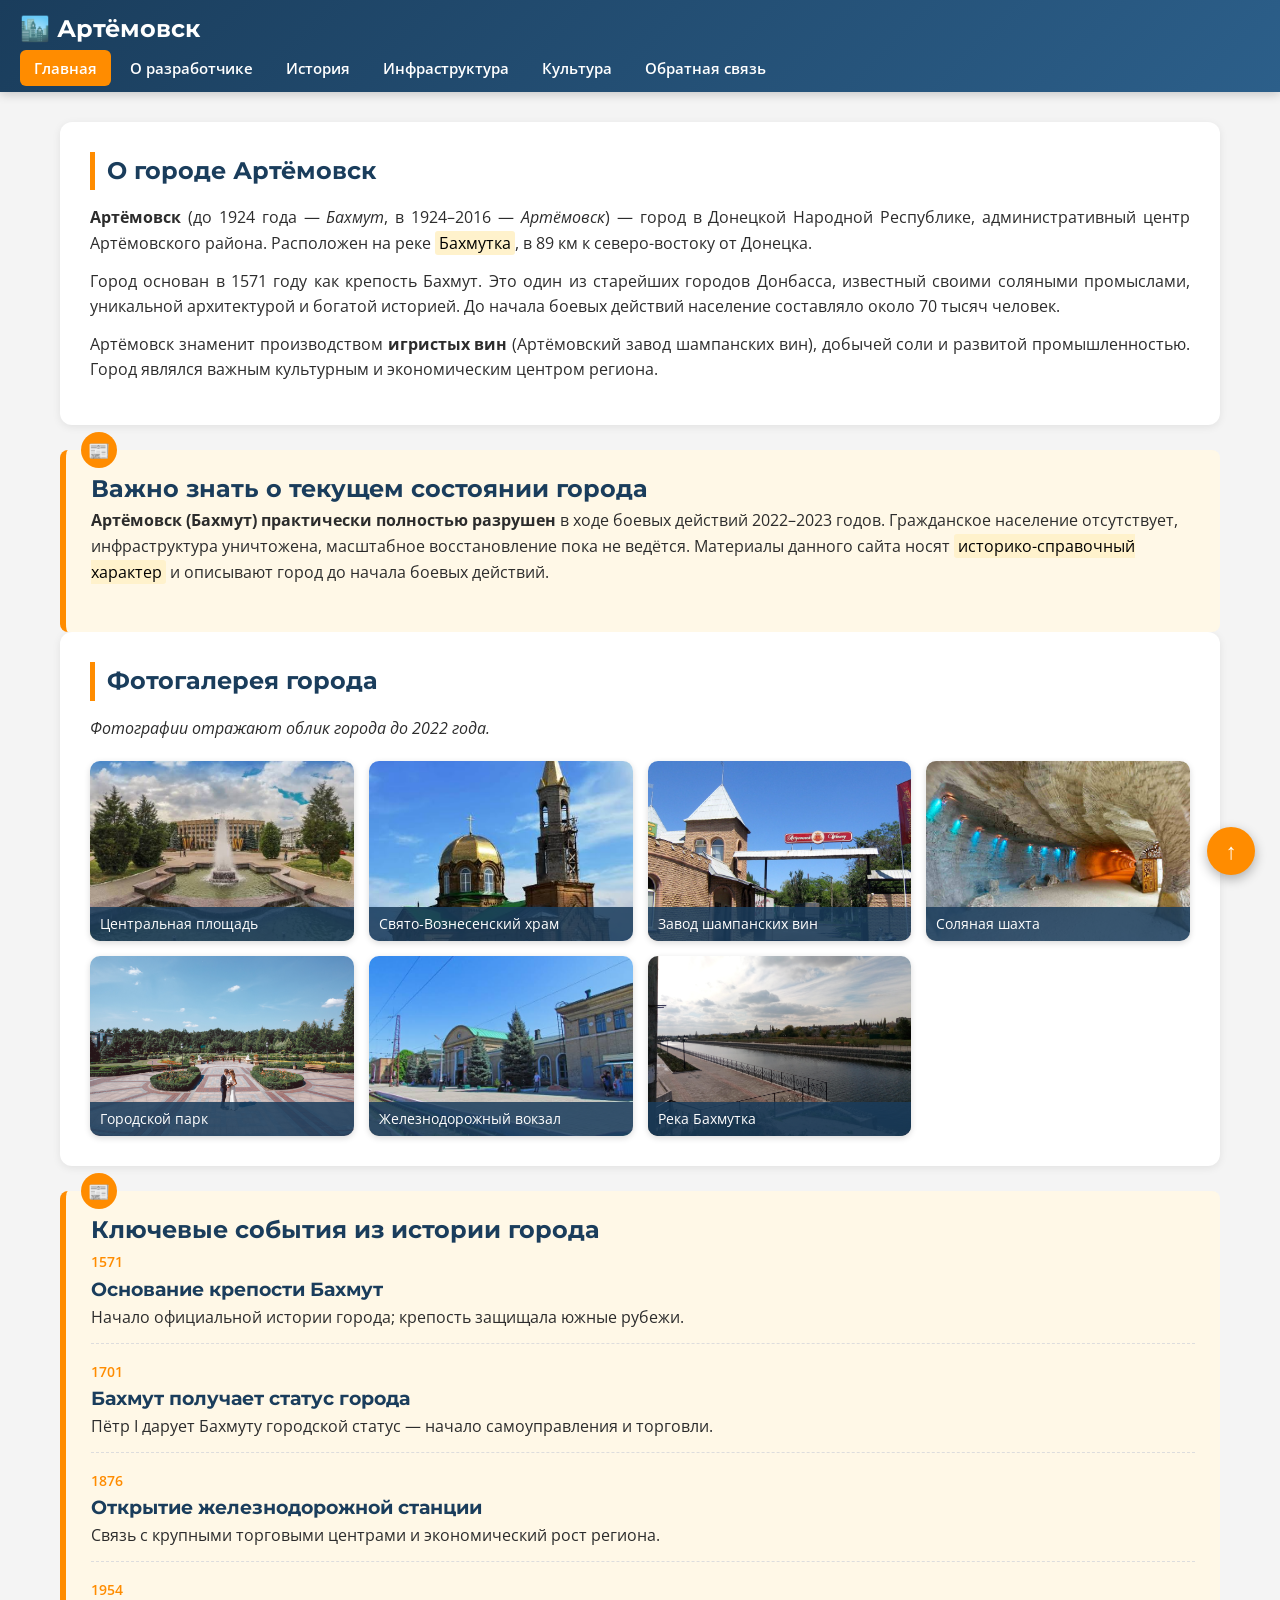
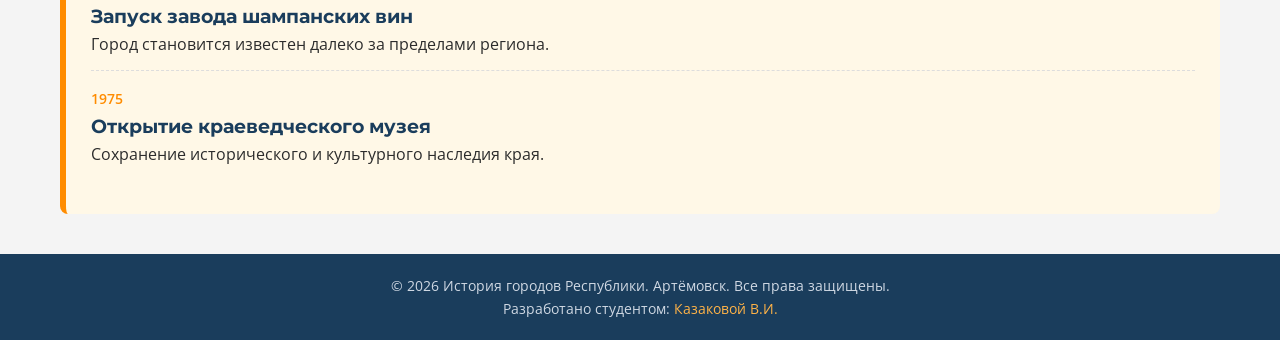
<file: artemovsk/index.html>
<!DOCTYPE html>
<html lang="ru">
<head>
    <meta charset="UTF-8">
    <meta name="viewport" content="width=device-width, initial-scale=1.0">
    <meta name="description" content="Артёмовск (Бахмут) — город в Донецкой Народной Республике. История, культура, инфраструктура.">
    <title>Артёмовск — Главная</title>
    <link rel="stylesheet" href="css/style.css">
</head>
<body>

<header class="site-header">
    <h1>🏙️ Артёмовск</h1>
    <nav class="main-nav">
        <ul>
            <li><a href="index.html" class="current">Главная</a></li>
            <li><a href="about.html">О разработчике</a></li>
            <li><a href="history.html">История</a></li>
            <li><a href="infrastructure.html">Инфраструктура</a></li>
            <li><a href="culture.html">Культура</a></li>
            <li><a href="contact.html">Обратная связь</a></li>
        </ul>
    </nav>
</header>

<main>
    <section>
        <h2>О городе Артёмовск</h2>
        <p>
            <strong>Артёмовск</strong> (до 1924 года — <em>Бахмут</em>, в 1924–2016 — <em>Артёмовск</em>) —
            город в Донецкой Народной Республике, административный центр Артёмовского района.
            Расположен на реке <mark>Бахмутка</mark>, в 89 км к северо-востоку от Донецка.
        </p>
        <p>
            Город основан в <time datetime="1571">1571 году</time> как крепость Бахмут.
            Это один из старейших городов Донбасса, известный своими соляными промыслами,
            уникальной архитектурой и богатой историей. До начала боевых действий
            население составляло около 70 тысяч человек.
        </p>
        <p>
            Артёмовск знаменит производством <strong>игристых вин</strong> (Артёмовский завод шампанских вин),
            добычей соли и развитой промышленностью. Город являлся важным культурным
            и экономическим центром региона.
        </p>
    </section>

    <aside class="news-aside">
        <h2>Важно знать о текущем состоянии города</h2>
        <article>
            <p>
                <strong>Артёмовск (Бахмут) практически полностью разрушен</strong> в ходе
                боевых действий 2022–2023 годов. Гражданское население отсутствует,
                инфраструктура уничтожена, масштабное восстановление пока не ведётся.
                Материалы данного сайта носят <mark>историко-справочный характер</mark>
                и описывают город до начала боевых действий.
            </p>
        </article>
    </aside>

    <section>
        <h2>Фотогалерея города</h2>
        <p><em>Фотографии отражают облик города до 2022 года.</em></p>
        <div class="gallery">
            <figure>
                <img src="img/city1.jpg" alt="Центральная площадь Артёмовска">
                <figcaption>Центральная площадь</figcaption>
            </figure>
            <figure>
                <img src="img/city2.jpg" alt="Свято-Вознесенский храм">
                <figcaption>Свято-Вознесенский храм</figcaption>
            </figure>
            <figure>
                <img src="img/city3.jpg" alt="Артёмовский завод шампанских вин">
                <figcaption>Завод шампанских вин</figcaption>
            </figure>
            <figure>
                <img src="img/city4.jpg" alt="Соляная шахта">
                <figcaption>Соляная шахта</figcaption>
            </figure>
            <figure>
                <img src="img/city5.jpg" alt="Городской парк">
                <figcaption>Городской парк</figcaption>
            </figure>
            <figure>
                <img src="img/city6.jpg" alt="Железнодорожный вокзал">
                <figcaption>Железнодорожный вокзал</figcaption>
            </figure>
            <figure>
                <img src="img/city7.jpg" alt="Река Бахмутка">
                <figcaption>Река Бахмутка</figcaption>
            </figure>
        </div>
    </section>

    <aside class="news-aside">
        <h2>Ключевые события из истории города</h2>
        <article>
            <time datetime="1571">1571</time>
            <h3>Основание крепости Бахмут</h3>
            <p>Начало официальной истории города; крепость защищала южные рубежи.</p>
        </article>
        <article>
            <time datetime="1701">1701</time>
            <h3>Бахмут получает статус города</h3>
            <p>Пётр I дарует Бахмуту городской статус — начало самоуправления и торговли.</p>
        </article>
        <article>
            <time datetime="1876">1876</time>
            <h3>Открытие железнодорожной станции</h3>
            <p>Связь с крупными торговыми центрами и экономический рост региона.</p>
        </article>
        <article>
            <time datetime="1954">1954</time>
            <h3>Запуск завода шампанских вин</h3>
            <p>Город становится известен далеко за пределами региона.</p>
        </article>
        <article>
            <time datetime="1975">1975</time>
            <h3>Открытие краеведческого музея</h3>
            <p>Сохранение исторического и культурного наследия края.</p>
        </article>
    </aside>
</main>

<footer class="site-footer">
    <p>&copy; 2026 История городов Республики. Артёмовск. Все права защищены.</p>
    <p>Разработано студентом: <a href="about.html">Казаковой В.И.</a></p>
</footer>

<a href="#" class="to-top" title="Наверх">↑</a>

</body>
</html>
</file>
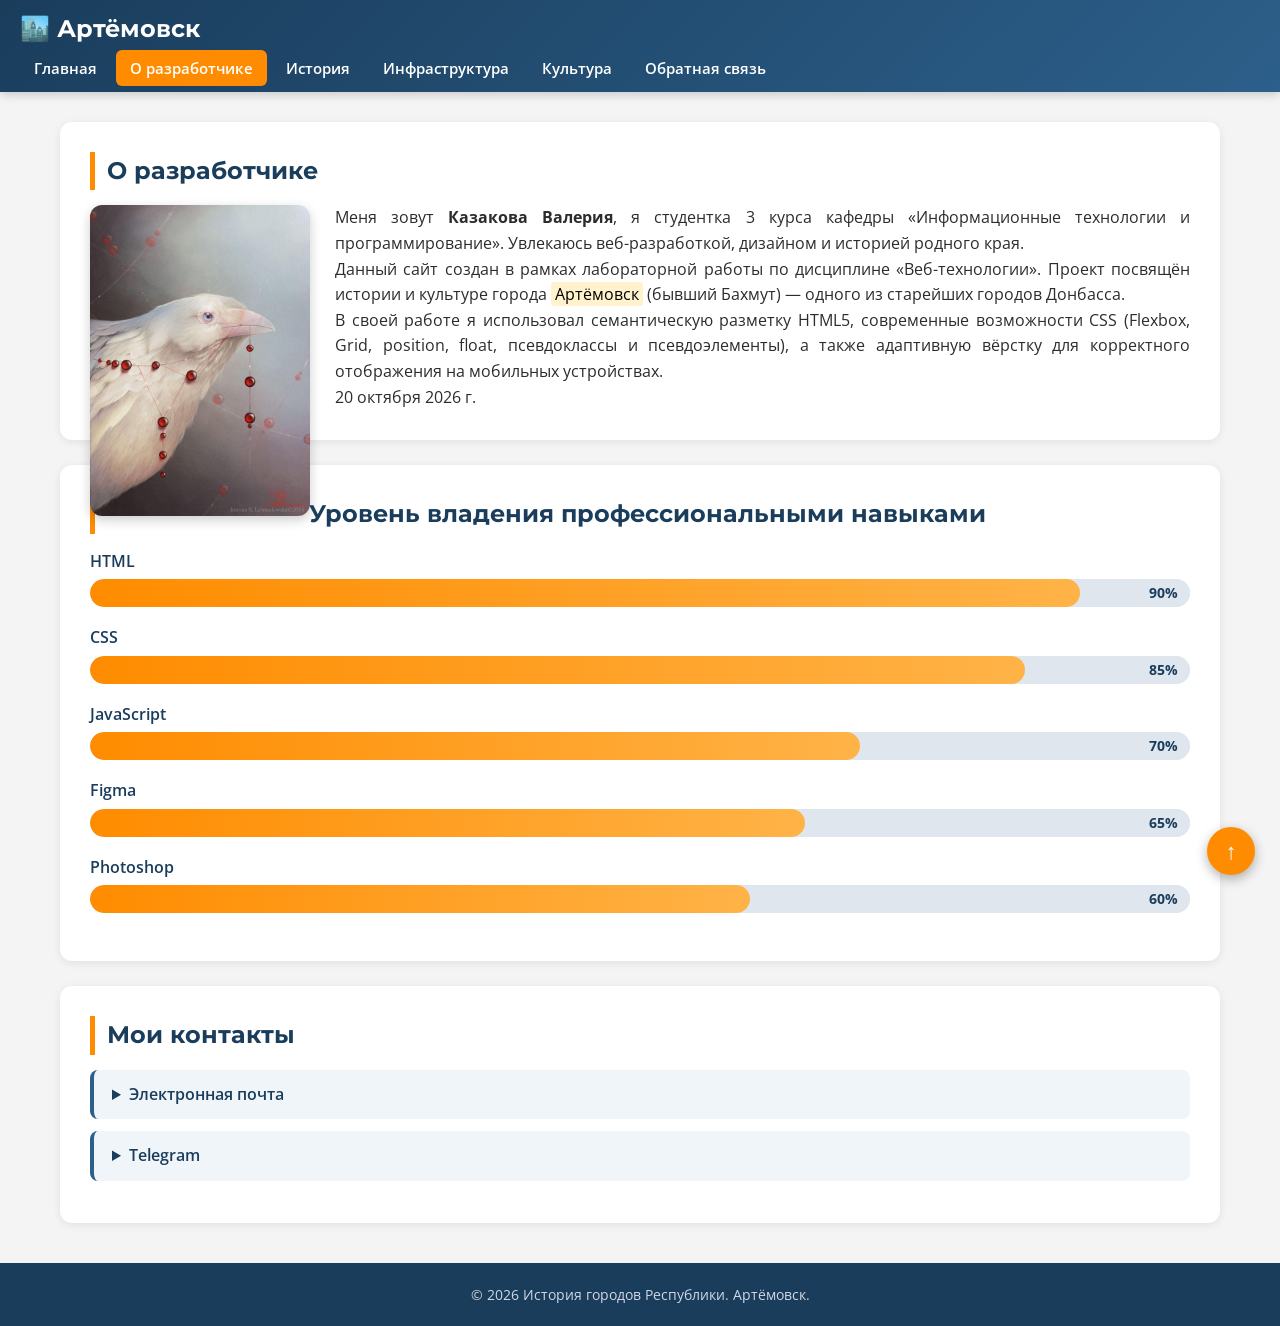
<file: artemovsk/about.html>
<!DOCTYPE html>
<html lang="ru">
<head>
    <meta charset="UTF-8">
    <meta name="viewport" content="width=device-width, initial-scale=1.0">
    <title>О разработчике — Артёмовск</title>
    <link rel="stylesheet" href="css/style.css">
</head>
<body>

<header class="site-header">
    <h1>🏙️ Артёмовск</h1>
    <nav class="main-nav">
        <ul>
            <li><a href="index.html">Главная</a></li>
            <li><a href="about.html" class="current">О разработчике</a></li>
            <li><a href="history.html">История</a></li>
            <li><a href="infrastructure.html">Инфраструктура</a></li>
            <li><a href="culture.html">Культура</a></li>
            <li><a href="contact.html">Обратная связь</a></li>
        </ul>
    </nav>
</header>

<main>
    <section>
        <h2>О разработчике</h2>
        <img src="img/developer.jpg" alt="Фотография разработчика" class="dev-photo">
        <div class="bio-text">
            <p>
                Меня зовут <strong>Казакова Валерия</strong>, я студентка 3 курса кафедры
                «Информационные технологии и программирование». Увлекаюсь веб-разработкой,
                дизайном и историей родного края.
            </p>
            <p>
                Данный сайт создан в рамках лабораторной работы по дисциплине
                «Веб-технологии». Проект посвящён истории и культуре города
                <mark>Артёмовск</mark> (бывший Бахмут) — одного из старейших городов Донбасса.
            </p>
            <p>
                В своей работе я использовал семантическую разметку HTML5, современные
                возможности CSS (Flexbox, Grid, position, float, псевдоклассы и псевдоэлементы),
                а также адаптивную вёрстку для корректного отображения на мобильных устройствах.
            </p>
            <p>
                <time datetime="2026-10-20">20 октября 2026 г.</time>
            </p>
        </div>
    </section>

    <section class="skills">
        <h2>Уровень владения профессиональными навыками</h2>

        <div class="skill-row">
            <label for="html">HTML</label>
            <div class="skill-bar">
                <progress id="html" max="100" value="90">90%</progress>
                <span class="percent">90%</span>
            </div>
        </div>

        <div class="skill-row">
            <label for="css">CSS</label>
            <div class="skill-bar">
                <progress id="css" max="100" value="85">85%</progress>
                <span class="percent">85%</span>
            </div>
        </div>

        <div class="skill-row">
            <label for="js">JavaScript</label>
            <div class="skill-bar">
                <progress id="js" max="100" value="70">70%</progress>
                <span class="percent">70%</span>
            </div>
        </div>

        <div class="skill-row">
            <label for="figma">Figma</label>
            <div class="skill-bar">
                <progress id="figma" max="100" value="65">65%</progress>
                <span class="percent">65%</span>
            </div>
        </div>

        <div class="skill-row">
            <label for="photoshop">Photoshop</label>
            <div class="skill-bar">
                <progress id="photoshop" max="100" value="60">60%</progress>
                <span class="percent">60%</span>
            </div>
        </div>
    </section>

    <section>
        <h2>Мои контакты</h2>
        <details>
            <summary>Электронная почта</summary>
            <p>valerialazakova2503@yandex.ru</p>
        </details>
        <details>
            <summary>Telegram</summary>
            <p>@MrsLaufeyson</p>
        </details>
    </section>
</main>

<footer class="site-footer">
    <p>&copy; 2026 История городов Республики. Артёмовск.</p>
</footer>

<a href="#" class="to-top" title="Наверх">↑</a>

</body>
</html>
</file>
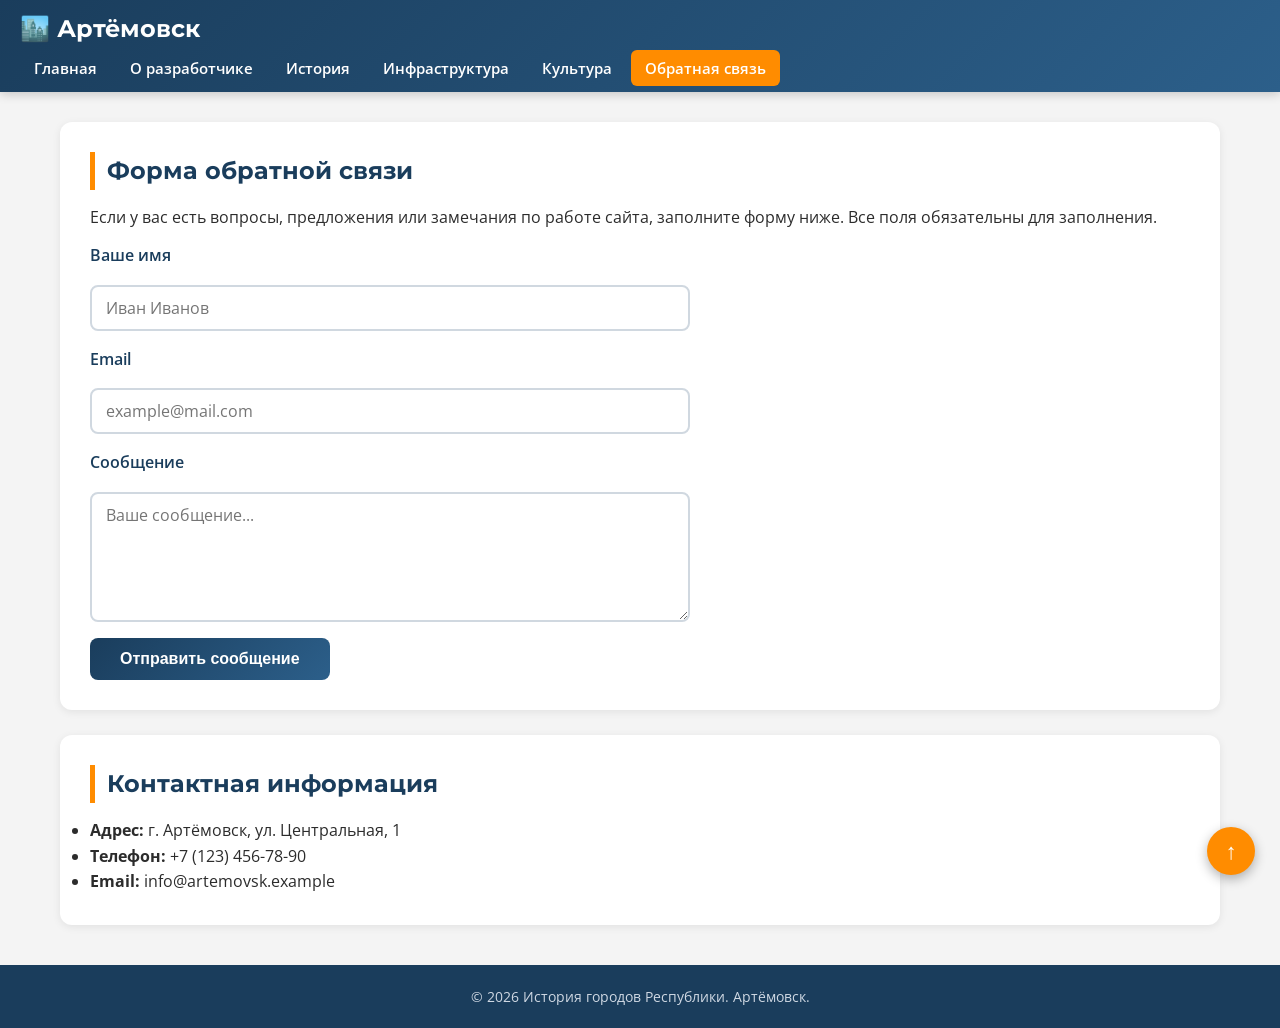
<file: artemovsk/contact.html>
<!DOCTYPE html>
<html lang="ru">
<head>
    <meta charset="UTF-8">
    <meta name="viewport" content="width=device-width, initial-scale=1.0">
    <title>Обратная связь — Артёмовск</title>
    <link rel="stylesheet" href="css/style.css">
</head>
<body>

<header class="site-header">
    <h1>🏙️ Артёмовск</h1>
    <nav class="main-nav">
        <ul>
            <li><a href="index.html">Главная</a></li>
            <li><a href="about.html">О разработчике</a></li>
            <li><a href="history.html">История</a></li>
            <li><a href="infrastructure.html">Инфраструктура</a></li>
            <li><a href="culture.html">Культура</a></li>
            <li><a href="contact.html" class="current">Обратная связь</a></li>
        </ul>
    </nav>
</header>

<main>
    <section>
        <h2>Форма обратной связи</h2>
        <p>
            Если у вас есть вопросы, предложения или замечания по работе сайта,
            заполните форму ниже. Все поля обязательны для заполнения.
        </p>

        <form class="contact-form" action="#" method="post" novalidate>
            <label for="name">Ваше имя</label>
            <input
                type="text"
                id="name"
                name="name"
                placeholder="Иван Иванов"
                required
                minlength="2"
                maxlength="50"
                pattern="[А-Яа-яЁёA-Za-z\s\-]{2,50}"
                title="Введите имя (только буквы, пробелы и дефис, от 2 до 50 символов)">

            <label for="email">Email</label>
            <input
                type="email"
                id="email"
                name="email"
                placeholder="example@mail.com"
                required
                title="Введите корректный адрес электронной почты">

            <label for="message">Сообщение</label>
            <textarea
                id="message"
                name="message"
                placeholder="Ваше сообщение..."
                required
                minlength="10"
                maxlength="1000"
                title="Введите сообщение (от 10 до 1000 символов)"></textarea>

            <button type="submit">Отправить сообщение</button>
        </form>
    </section>

    <section>
        <h2>Контактная информация</h2>
        <ul>
            <li><strong>Адрес:</strong> г. Артёмовск, ул. Центральная, 1</li>
            <li><strong>Телефон:</strong> +7 (123) 456-78-90</li>
            <li><strong>Email:</strong> info@artemovsk.example</li>
        </ul>
    </section>
</main>

<footer class="site-footer">
    <p>&copy; 2026 История городов Республики. Артёмовск.</p>
</footer>

<a href="#" class="to-top" title="Наверх">↑</a>

</body>
</html>
</file>
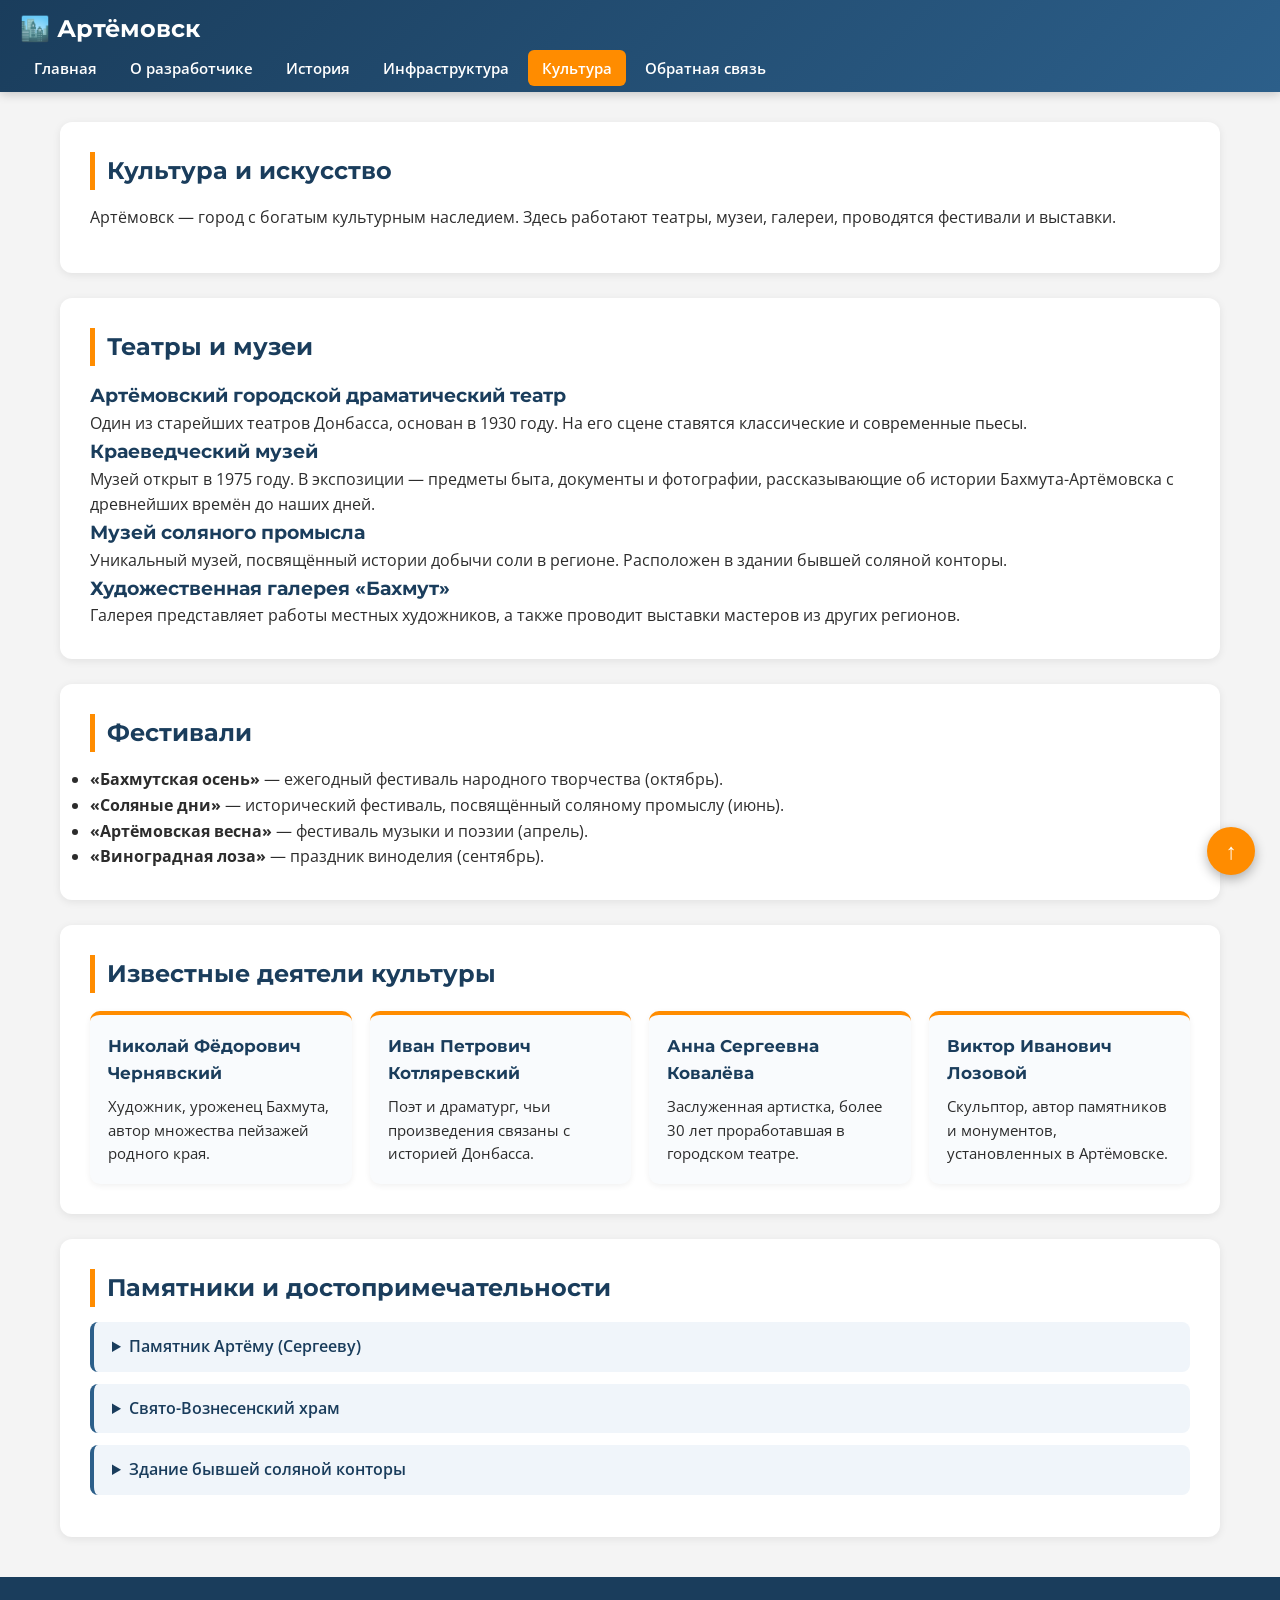
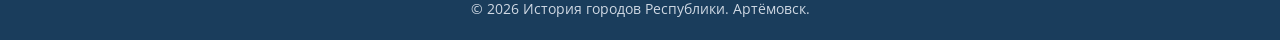
<file: artemovsk/culture.html>
<!DOCTYPE html>
<html lang="ru">
<head>
    <meta charset="UTF-8">
    <meta name="viewport" content="width=device-width, initial-scale=1.0">
    <title>Культура и искусство — Артёмовск</title>
    <link rel="stylesheet" href="css/style.css">
</head>
<body>

<header class="site-header">
    <h1>🏙️ Артёмовск</h1>
    <nav class="main-nav">
        <ul>
            <li><a href="index.html">Главная</a></li>
            <li><a href="about.html">О разработчике</a></li>
            <li><a href="history.html">История</a></li>
            <li><a href="infrastructure.html">Инфраструктура</a></li>
            <li><a href="culture.html" class="current">Культура</a></li>
            <li><a href="contact.html">Обратная связь</a></li>
        </ul>
    </nav>
</header>

<main>
    <section>
        <h2>Культура и искусство</h2>
        <p>
            Артёмовск — город с богатым культурным наследием. Здесь работают
            театры, музеи, галереи, проводятся фестивали и выставки.
        </p>
    </section>

    <section>
        <h2>Театры и музеи</h2>

        <article>
            <h3>Артёмовский городской драматический театр</h3>
            <p>
                Один из старейших театров Донбасса, основан в <time datetime="1930">1930 году</time>.
                На его сцене ставятся классические и современные пьесы.
            </p>
        </article>

        <article>
            <h3>Краеведческий музей</h3>
            <p>
                Музей открыт в <time datetime="1975">1975 году</time>. В экспозиции —
                предметы быта, документы и фотографии, рассказывающие об истории
                Бахмута-Артёмовска с древнейших времён до наших дней.
            </p>
        </article>

        <article>
            <h3>Музей соляного промысла</h3>
            <p>
                Уникальный музей, посвящённый истории добычи соли в регионе.
                Расположен в здании бывшей соляной конторы.
            </p>
        </article>

        <article>
            <h3>Художественная галерея «Бахмут»</h3>
            <p>
                Галерея представляет работы местных художников, а также проводит
                выставки мастеров из других регионов.
            </p>
        </article>
    </section>

    <section>
        <h2>Фестивали</h2>
        <ul>
            <li><strong>«Бахмутская осень»</strong> — ежегодный фестиваль народного творчества (октябрь).</li>
            <li><strong>«Соляные дни»</strong> — исторический фестиваль, посвящённый соляному промыслу (июнь).</li>
            <li><strong>«Артёмовская весна»</strong> — фестиваль музыки и поэзии (апрель).</li>
            <li><strong>«Виноградная лоза»</strong> — праздник виноделия (сентябрь).</li>
        </ul>
    </section>

    <section>
        <h2>Известные деятели культуры</h2>

        <div class="culture-cards">
            <article>
                <h3>Николай Фёдорович Чернявский</h3>
                <p>Художник, уроженец Бахмута, автор множества пейзажей родного края.</p>
            </article>
            <article>
                <h3>Иван Петрович Котляревский</h3>
                <p>Поэт и драматург, чьи произведения связаны с историей Донбасса.</p>
            </article>
            <article>
                <h3>Анна Сергеевна Ковалёва</h3>
                <p>Заслуженная артистка, более 30 лет проработавшая в городском театре.</p>
            </article>
            <article>
                <h3>Виктор Иванович Лозовой</h3>
                <p>Скульптор, автор памятников и монументов, установленных в Артёмовске.</p>
            </article>
        </div>
    </section>

    <section>
        <h2>Памятники и достопримечательности</h2>
        <details>
            <summary>Памятник Артёму (Сергееву)</summary>
            <p>Установлен в центре города в честь революционера Ф. А. Сергеева.</p>
        </details>
        <details>
            <summary>Свято-Вознесенский храм</summary>
            <p>Действующий православный храм, памятник архитектуры XIX века.</p>
        </details>
        <details>
            <summary>Здание бывшей соляной конторы</summary>
            <p>Историческое здание XVIII века, ныне — музей.</p>
        </details>
    </section>
</main>

<footer class="site-footer">
    <p>&copy; 2026 История городов Республики. Артёмовск.</p>
</footer>

<a href="#" class="to-top" title="Наверх">↑</a>

</body>
</html>
</file>
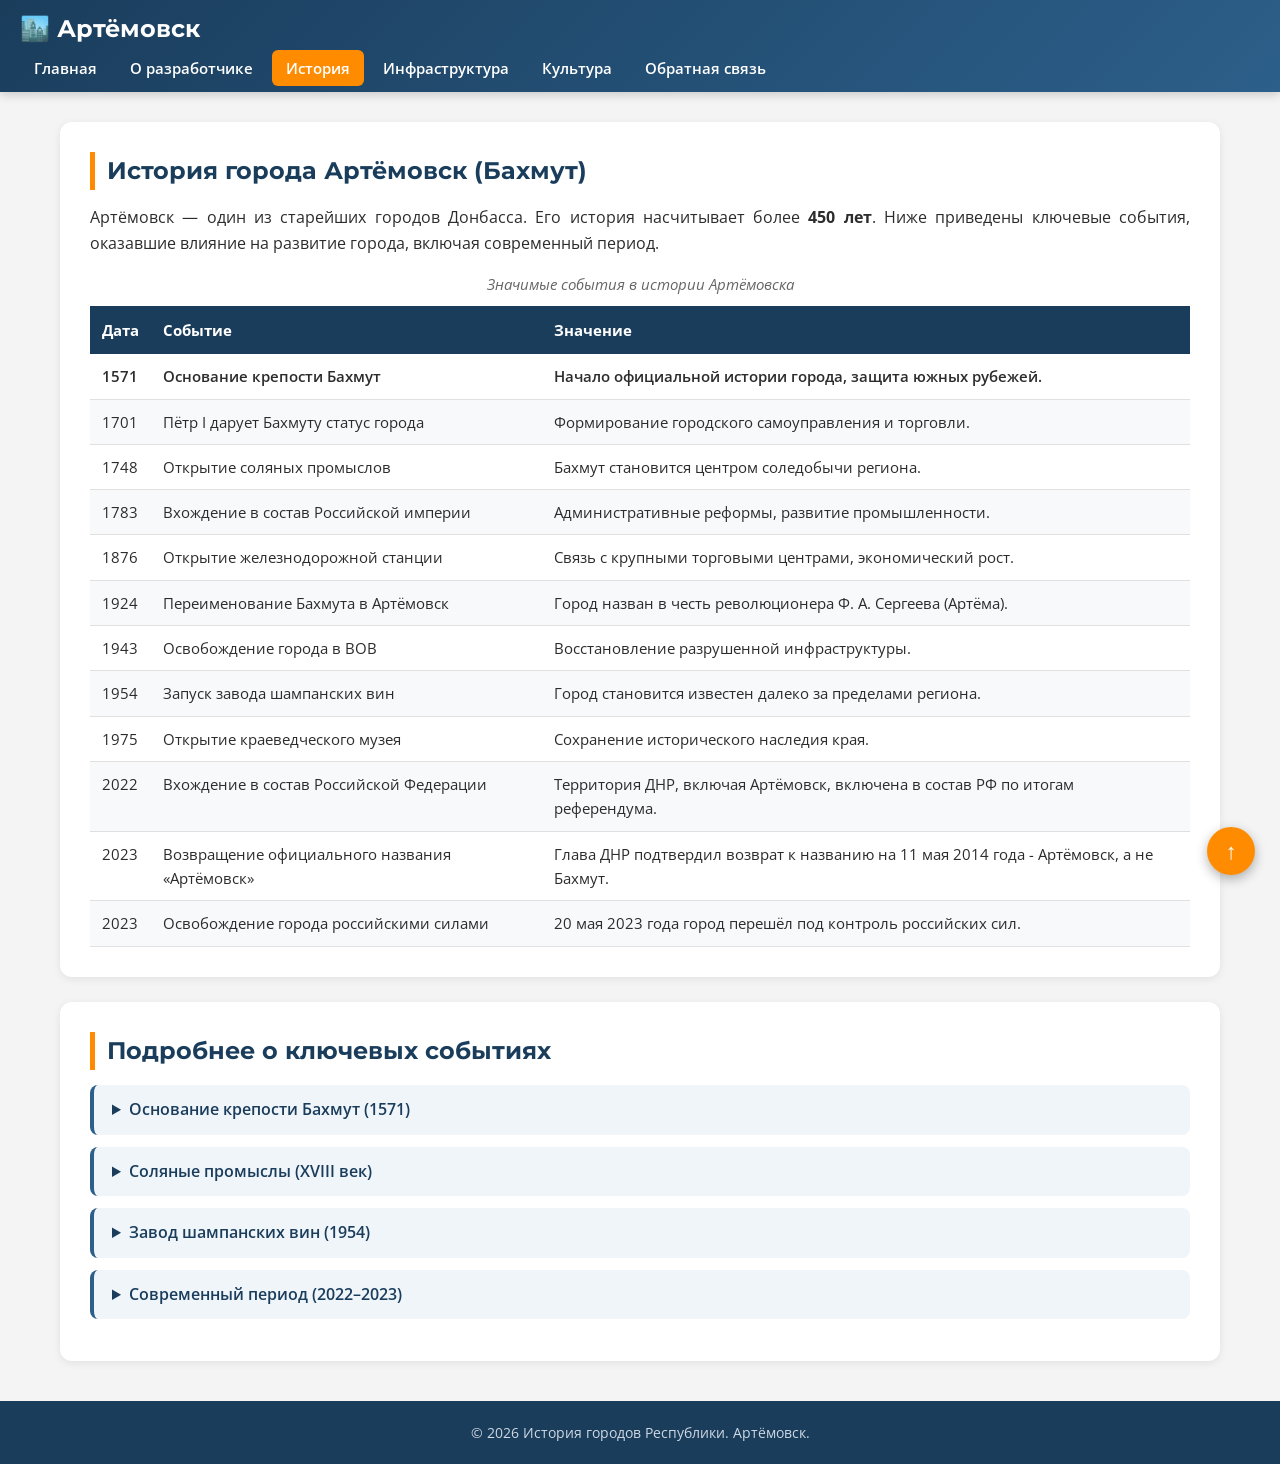
<file: artemovsk/history.html>
<!DOCTYPE html>
<html lang="ru">
<head>
    <meta charset="UTF-8">
    <meta name="viewport" content="width=device-width, initial-scale=1.0">
    <title>История Артёмовска</title>
    <link rel="stylesheet" href="css/style.css">
</head>
<body>

<header class="site-header">
    <h1>🏙️ Артёмовск</h1>
    <nav class="main-nav">
        <ul>
            <li><a href="index.html">Главная</a></li>
            <li><a href="about.html">О разработчике</a></li>
            <li><a href="history.html" class="current">История</a></li>
            <li><a href="infrastructure.html">Инфраструктура</a></li>
            <li><a href="culture.html">Культура</a></li>
            <li><a href="contact.html">Обратная связь</a></li>
        </ul>
    </nav>
</header>

<main>
    <section>
        <h2>История города Артёмовск (Бахмут)</h2>
        <p>
            Артёмовск — один из старейших городов Донбасса. Его история насчитывает
            более <strong>450 лет</strong>. Ниже приведены ключевые события, оказавшие
            влияние на развитие города, включая современный период.
        </p>

        <table class="history-table">
            <caption>Значимые события в истории Артёмовска</caption>
            <thead>
                <tr>
                    <th>Дата</th>
                    <th>Событие</th>
                    <th>Значение</th>
                </tr>
            </thead>
            <tbody>
                <tr>
                    <td><time datetime="1571">1571</time></td>
                    <td>Основание крепости Бахмут</td>
                    <td>Начало официальной истории города, защита южных рубежей.</td>
                </tr>
                <tr>
                    <td><time datetime="1701">1701</time></td>
                    <td>Пётр I дарует Бахмуту статус города</td>
                    <td>Формирование городского самоуправления и торговли.</td>
                </tr>
                <tr>
                    <td><time datetime="1748">1748</time></td>
                    <td>Открытие соляных промыслов</td>
                    <td>Бахмут становится центром соледобычи региона.</td>
                </tr>
                <tr>
                    <td><time datetime="1783">1783</time></td>
                    <td>Вхождение в состав Российской империи</td>
                    <td>Административные реформы, развитие промышленности.</td>
                </tr>
                <tr>
                    <td><time datetime="1876">1876</time></td>
                    <td>Открытие железнодорожной станции</td>
                    <td>Связь с крупными торговыми центрами, экономический рост.</td>
                </tr>
                <tr>
                    <td><time datetime="1924">1924</time></td>
                    <td>Переименование Бахмута в Артёмовск</td>
                    <td>Город назван в честь революционера Ф. А. Сергеева (Артёма).</td>
                </tr>
                <tr>
                    <td><time datetime="1943">1943</time></td>
                    <td>Освобождение города в ВОВ</td>
                    <td>Восстановление разрушенной инфраструктуры.</td>
                </tr>
                <tr>
                    <td><time datetime="1954">1954</time></td>
                    <td>Запуск завода шампанских вин</td>
                    <td>Город становится известен далеко за пределами региона.</td>
                </tr>
                <tr>
                    <td><time datetime="1975">1975</time></td>
                    <td>Открытие краеведческого музея</td>
                    <td>Сохранение исторического наследия края.</td>
                </tr>
                <tr>
                    <td><time datetime="2022">2022</time></td>
                    <td>Вхождение в состав Российской Федерации</td>
                    <td>Территория ДНР, включая Артёмовск, включена в состав РФ по итогам референдума.</td>
                </tr>
                <tr>
                    <td><time datetime="2023">2023</time></td>
                    <td>Возвращение официального названия «Артёмовск»</td>
                    <td>Глава ДНР подтвердил возврат к названию на 11 мая 2014 года - Артёмовск, а не Бахмут.</td>
                </tr>
                <tr>
                    <td><time datetime="2023">2023</time></td>
                    <td>Освобождение города российскими силами</td>
                    <td>20 мая 2023 года город перешёл под контроль российских сил.</td>
                </tr>
            </tbody>
        </table>
    </section>

    <section>
        <h2>Подробнее о ключевых событиях</h2>

        <details>
            <summary>Основание крепости Бахмут (1571)</summary>
            <p>
                Крепость была основана как сторожевой пост на реке Бахмутке для защиты
                южных границ от набегов. Постепенно вокруг крепости вырос город.
            </p>
        </details>

        <details>
            <summary>Соляные промыслы (XVIII век)</summary>
            <p>
                Бахмутские соляные промыслы были одними из крупнейших в Российской империи.
                Соль добывалась из подземных источников и вывозилась по всей стране.
            </p>
        </details>

        <details>
            <summary>Завод шампанских вин (1954)</summary>
            <p>
                Артёмовский завод шампанских вин стал одним из крупнейших в СССР.
                Его продукция неоднократно получала награды на международных выставках.
            </p>
        </details>

        <details>
            <summary>Современный период (2022–2023)</summary>
            <p>
                В 2022 году территория ДНР вошла в состав Российской Федерации.
                Город официально носит название <mark>Артёмовск</mark> — по указу,
                возвращающему наименования на 11 мая 2014 года [citation:14].
                Боевые действия 2022–2023 годов привели к практически полному
                разрушению городской инфраструктуры. В настоящее время
                разрабатываются планы комплексного восстановления города,
                включая промышленность и социальные объекты.
            </p>
        </details>
    </section>
</main>

<footer class="site-footer">
    <p>&copy; 2026 История городов Республики. Артёмовск.</p>
</footer>

<a href="#" class="to-top" title="Наверх">↑</a>

</body>
</html>
</file>
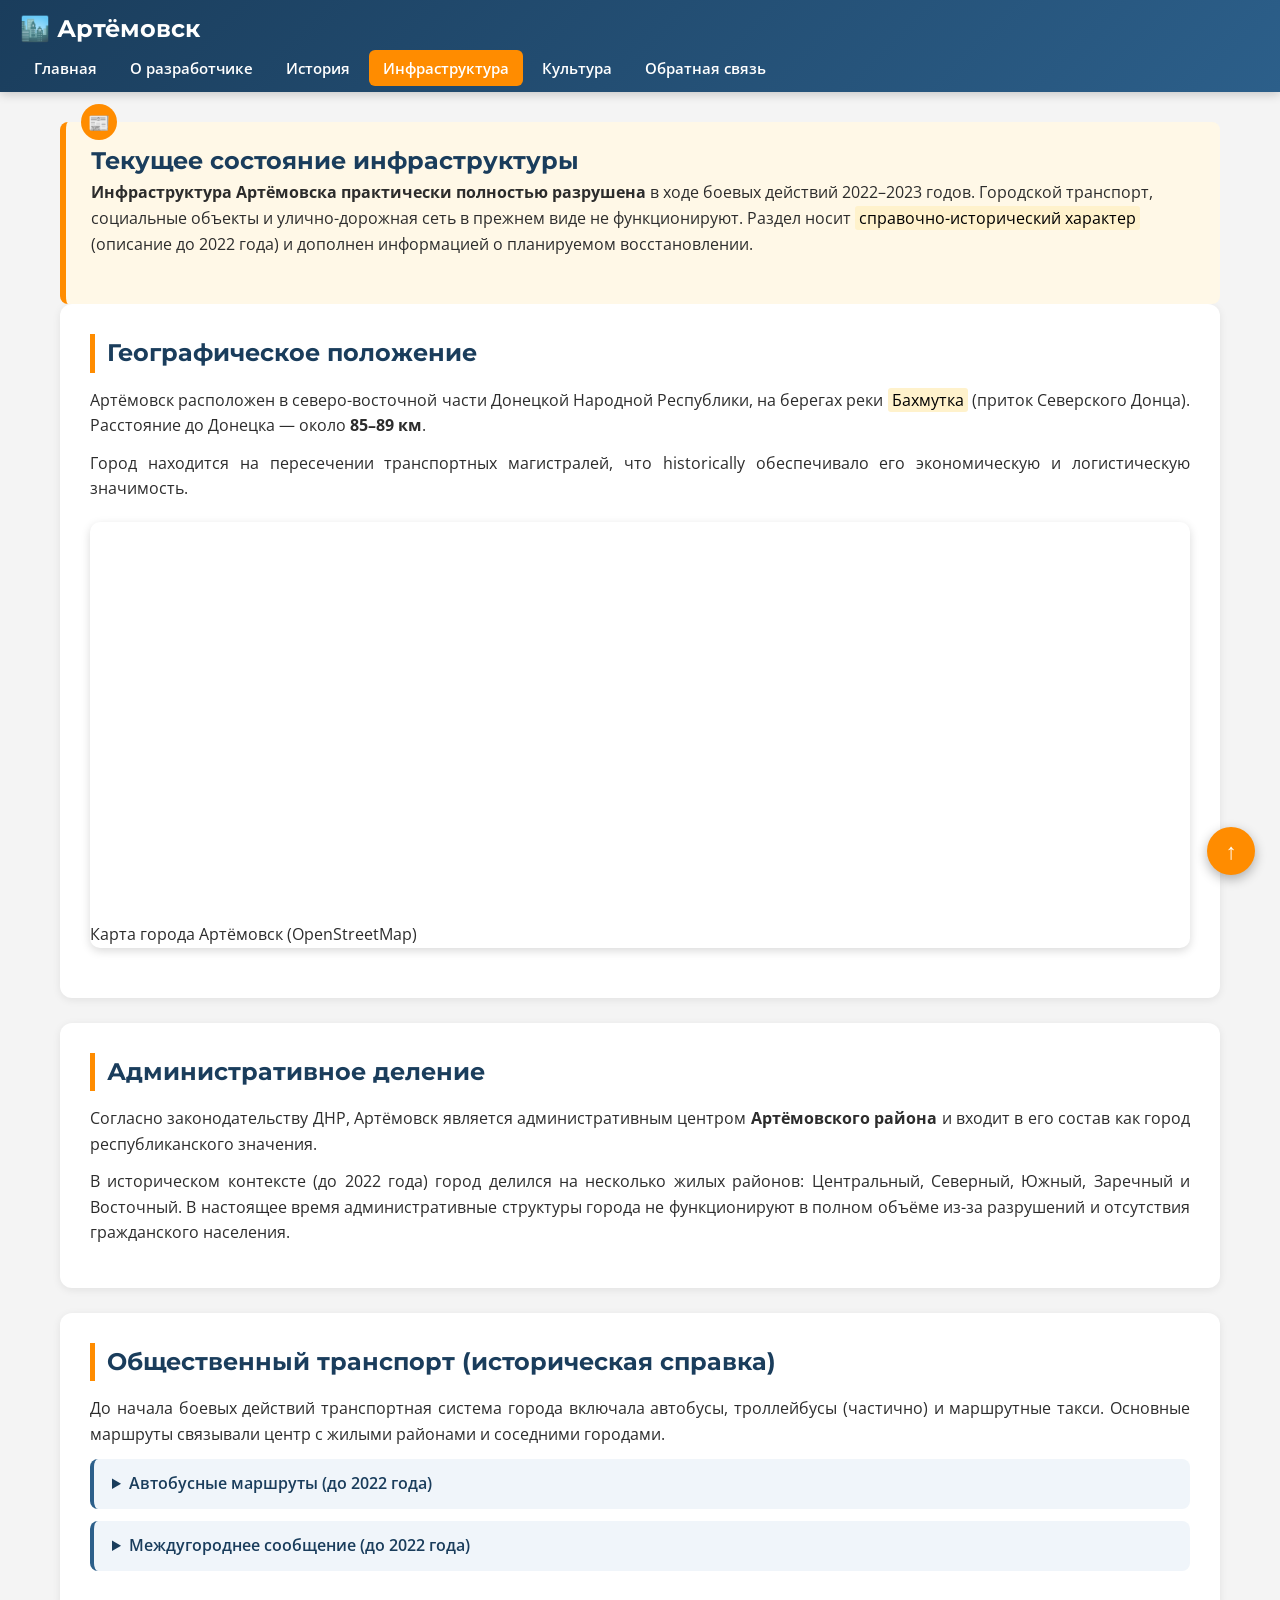
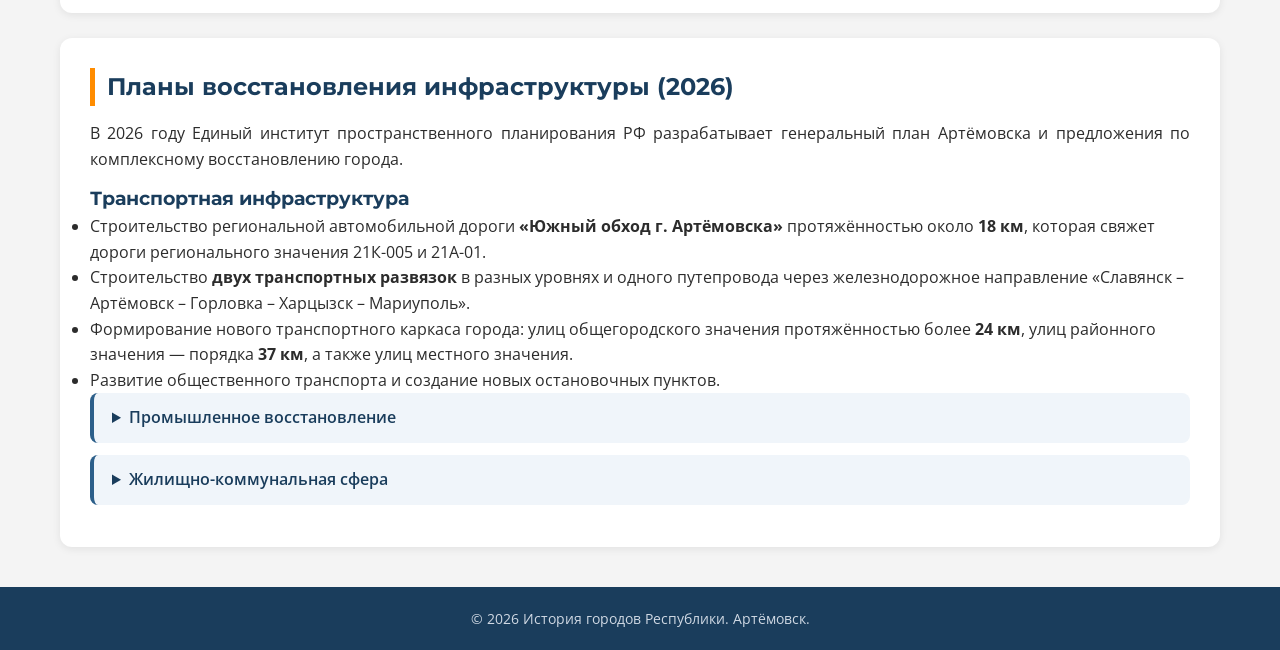
<file: artemovsk/infrastructure.html>
<!DOCTYPE html>
<html lang="ru">
<head>
    <meta charset="UTF-8">
    <meta name="viewport" content="width=device-width, initial-scale=1.0">
    <title>Инфраструктура Артёмовска</title>
    <link rel="stylesheet" href="css/style.css">
</head>
<body>

<header class="site-header">
    <h1>🏙️ Артёмовск</h1>
    <nav class="main-nav">
        <ul>
            <li><a href="index.html">Главная</a></li>
            <li><a href="about.html">О разработчике</a></li>
            <li><a href="history.html">История</a></li>
            <li><a href="infrastructure.html" class="current">Инфраструктура</a></li>
            <li><a href="culture.html">Культура</a></li>
            <li><a href="contact.html">Обратная связь</a></li>
        </ul>
    </nav>
</header>

<main>
    <aside class="news-aside">
        <h2>Текущее состояние инфраструктуры</h2>
        <article>
            <p>
                <strong>Инфраструктура Артёмовска практически полностью разрушена</strong>
                в ходе боевых действий 2022–2023 годов. Городской транспорт,
                социальные объекты и улично-дорожная сеть в прежнем виде не функционируют.
                Раздел носит <mark>справочно-исторический характер</mark> (описание до 2022 года)
                и дополнен информацией о планируемом восстановлении.
            </p>
        </article>
    </aside>

    <section>
        <h2>Географическое положение</h2>
        <p>
            Артёмовск расположен в северо-восточной части Донецкой Народной Республики,
            на берегах реки <mark>Бахмутка</mark> (приток Северского Донца).
            Расстояние до Донецка — около <strong>85–89 км</strong>.
        </p>
        <p>
            Город находится на пересечении транспортных магистралей, что historically
            обеспечивало его экономическую и логистическую значимость.
        </p>

        <figure class="map-wrapper">
            <iframe
                src="https://www.openstreetmap.org/export/embed.html?bbox=37.95%2C48.55%2C38.10%2C48.65&layer=mapnik&marker=48.595%2C38.02"
                title="Карта Артёмовска"
                loading="lazy">
            </iframe>
            <figcaption>Карта города Артёмовск (OpenStreetMap)</figcaption>
        </figure>
    </section>

    <section>
        <h2>Административное деление</h2>
        <p>
            Согласно законодательству ДНР, Артёмовск является административным центром
            <strong>Артёмовского района</strong> и входит в его состав как город республиканского значения.
        </p>
        <p>
            В историческом контексте (до 2022 года) город делился на несколько жилых районов:
            Центральный, Северный, Южный, Заречный и Восточный. В настоящее время
            административные структуры города не функционируют в полном объёме
            из-за разрушений и отсутствия гражданского населения.
        </p>
    </section>

    <section>
        <h2>Общественный транспорт (историческая справка)</h2>
        <p>
            До начала боевых действий транспортная система города включала автобусы,
            троллейбусы (частично) и маршрутные такси. Основные маршруты связывали
            центр с жилыми районами и соседними городами.
        </p>

        <details>
            <summary>Автобусные маршруты (до 2022 года)</summary>
            <ul>
                <li>№1 — Железнодорожный вокзал — Центральный рынок</li>
                <li>№3 — Северный район — Больница</li>
                <li>№7 — Заречный район — Площадь Свободы</li>
                <li>№12 — Восточный микрорайон — Центр</li>
            </ul>
            <p><em>В настоящее время маршруты не действуют в прежнем виде.</em></p>
        </details>

        <details>
            <summary>Междугороднее сообщение (до 2022 года)</summary>
            <p>
                Автобусные рейсы связывали Артёмовск с Донецком, Луганском, Горловкой
                и другими городами. Железнодорожная станция обеспечивала пригородное
                и грузовое сообщение.
            </p>
        </details>
    </section>

    <section>
        <h2>Планы восстановления инфраструктуры (2026)</h2>
        <p>
            В 2026 году Единый институт пространственного планирования РФ разрабатывает
            генеральный план Артёмовска и предложения по комплексному восстановлению города.
        </p>

        <h3>Транспортная инфраструктура</h3>
        <ul>
            <li>
                Строительство региональной автомобильной дороги <strong>«Южный обход г. Артёмовска»</strong>
                протяжённостью около <strong>18 км</strong>, которая свяжет дороги регионального значения 21К-005 и 21А-01.
            </li>
            <li>
                Строительство <strong>двух транспортных развязок</strong> в разных уровнях
                и одного путепровода через железнодорожное направление
                «Славянск – Артёмовск – Горловка – Харцызск – Мариуполь».
            </li>
            <li>
                Формирование нового транспортного каркаса города: улиц общегородского значения
                протяжённостью более <strong>24 км</strong>, улиц районного значения —
                порядка <strong>37 км</strong>, а также улиц местного значения.
            </li>
            <li>
                Развитие общественного транспорта и создание новых остановочных пунктов.
            </li>
        </ul>

        <details>
            <summary>Промышленное восстановление</summary>
            <p>
                Помимо транспортной инфраструктуры, рассматриваются варианты восстановления
                промышленного потенциала города. Однако конкретные сроки и объёмы
                финансирования на данный момент не утверждены.
            </p>
        </details>

        <details>
            <summary>Жилищно-коммунальная сфера</summary>
            <p>
                Восстановление жилого фонда и коммунальных сетей потребует масштабного
                разминирования и вывоза строительного мусора. Город практически полностью
                разрушен, поэтому восстановление сопоставимо со строительством с нуля.
            </p>
        </details>
    </section>
</main>

<footer class="site-footer">
    <p>&copy; 2026 История городов Республики. Артёмовск.</p>
</footer>

<a href="#" class="to-top" title="Наверх">↑</a>

</body>
</html>
</file>
<file: artemovsk/css/style.css>
/* ========== ИМПОРТ ШРИФТОВ ========== */
@import url('https://fonts.googleapis.com/css2?family=Montserrat:wght@400;600;700&family=Open+Sans:wght@400;600&display=swap');

/* ========== СБРОС И БАЗОВЫЕ СТИЛИ ========== */
* {
    margin: 0;
    padding: 0;
    box-sizing: border-box;
}

html {
    scroll-behavior: smooth;
}

body {
    font-family: 'Open Sans', sans-serif;
    line-height: 1.6;
    color: #2c2c2c;
    background: #f4f4f4;
}

h1, h2, h3, h4 {
    font-family: 'Montserrat', sans-serif;
    color: #1a3d5c;
}

/* ========== ШАПКА (position: sticky) ========== */
header.site-header {
    position: sticky;
    top: 0;
    z-index: 100;
    background: linear-gradient(135deg, #1a3d5c, #2c5f8a);
    color: #fff;
    box-shadow: 0 2px 10px rgba(0, 0, 0, 0.2);
    padding: 10px 20px;
}

header.site-header h1 {
    color: #fff;
    font-size: 1.5rem;
    display: inline-block;
    margin-right: 20px;
}

/* ========== НАВИГАЦИЯ ========== */
nav.main-nav ul {
    list-style: none;
    display: flex;
    flex-wrap: wrap;
    gap: 5px;
    margin-top: 8px;
}

nav.main-nav a:link,
nav.main-nav a:visited {
    color: #fff;
    text-decoration: none;
    padding: 8px 14px;
    border-radius: 6px;
    transition: background 0.3s;
    font-weight: 600;
    font-size: 0.95rem;
}

nav.main-nav a:hover {
    background: rgba(255, 255, 255, 0.2);
}

nav.main-nav a:active {
    background: #ff8c00;
}

nav.main-nav a.current {
    background: #ff8c00;
    color: #fff;
}

/* ========== ОСНОВНОЙ КОНТЕНТ ========== */
main {
    max-width: 1200px;
    margin: 30px auto;
    padding: 0 20px;
}

section {
    background: #fff;
    padding: 30px;
    margin-bottom: 25px;
    border-radius: 12px;
    box-shadow: 0 2px 8px rgba(0, 0, 0, 0.08);
}

section h2 {
    margin-bottom: 15px;
    border-left: 5px solid #ff8c00;
    padding-left: 12px;
}

section > p {
    margin-bottom: 12px;
    text-align: justify;
}

/* ========== ГАЛЕРЕЯ (адаптивная, float) ========== */
.gallery {
    display: grid;
    grid-template-columns: repeat(auto-fit, minmax(220px, 1fr));
    gap: 15px;
    margin-top: 20px;
}

.gallery figure {
    position: relative;
    overflow: hidden;
    border-radius: 10px;
    box-shadow: 0 2px 6px rgba(0, 0, 0, 0.15);
    transition: transform 0.3s;
}

.gallery figure:hover {
    transform: scale(1.03);
}

.gallery img {
    width: 100%;
    height: 180px;
    object-fit: cover;
    display: block;
}

.gallery figcaption {
    position: absolute;
    bottom: 0;
    left: 0;
    right: 0;
    background: rgba(26, 61, 92, 0.85);
    color: #fff;
    padding: 6px 10px;
    font-size: 0.85rem;
}

/* ========== НОВОСТИ (aside, position: relative) ========== */
.news-aside {
    position: relative;
    background: #fff8e7;
    border-left: 6px solid #ff8c00;
    padding: 20px 25px;
    margin-top: 25px;
    border-radius: 8px;
}

.news-aside::before {
    content: "📰";
    position: absolute;
    top: -18px;
    left: 15px;
    background: #ff8c00;
    border-radius: 50%;
    width: 36px;
    height: 36px;
    display: flex;
    align-items: center;
    justify-content: center;
    font-size: 1.1rem;
}

.news-aside article {
    margin-bottom: 15px;
    padding-bottom: 12px;
    border-bottom: 1px dashed #ddd;
}

.news-aside article:last-child {
    border-bottom: none;
}

.news-aside time {
    color: #ff8c00;
    font-weight: 600;
    font-size: 0.85rem;
}

/* ========== ТАБЛИЦА ИСТОРИИ ========== */
table.history-table {
    width: 100%;
    border-collapse: collapse;
    margin-top: 15px;
    font-size: 0.95rem;
}

table.history-table caption {
    font-style: italic;
    margin-bottom: 10px;
    color: #666;
}

table.history-table th {
    background: #1a3d5c;
    color: #fff;
    padding: 12px;
    text-align: left;
}

table.history-table td {
    padding: 10px 12px;
    border-bottom: 1px solid #e0e0e0;
    vertical-align: top;
}

table.history-table tbody tr:nth-child(even) {
    background: #f7f9fb;
}

table.history-table tbody tr:hover {
    background: #eaf2fa;
}

table.history-table tbody tr:first-child td {
    font-weight: 600;
}

/* ========== БИОГРАФИЯ РАЗРАБОТЧИКА ========== */
.dev-photo {
    float: left;
    width: 220px;
    margin: 0 25px 15px 0;
    border-radius: 12px;
    box-shadow: 0 4px 12px rgba(0, 0, 0, 0.2);
    shape-outside: circle(50%);
    shape-margin: 15px;
}

.bio-text {
    text-align: justify;
    overflow: auto;
}

.bio-text::after {
    content: "";
    display: block;
    clear: both;
}

/* ========== ДИАГРАММА НАВЫКОВ ========== */
.skills {
    margin-top: 25px;
}

.skill-row {
    margin-bottom: 18px;
}

.skill-row label {
    display: block;
    font-weight: 600;
    margin-bottom: 5px;
    color: #1a3d5c;
}

.skill-bar {
    position: relative;
    background: #e0e6ed;
    border-radius: 20px;
    height: 28px;
    overflow: hidden;
}

.skill-bar progress {
    width: 100%;
    height: 28px;
    appearance: none;
    border: none;
}

.skill-bar progress::-webkit-progress-bar {
    background: #e0e6ed;
    border-radius: 20px;
}

.skill-bar progress::-webkit-progress-value {
    background: linear-gradient(90deg, #ff8c00, #ffb347);
    border-radius: 20px;
    transition: width 1s ease;
}

.skill-bar progress::-moz-progress-bar {
    background: linear-gradient(90deg, #ff8c00, #ffb347);
    border-radius: 20px;
}

.skill-bar .percent {
    position: absolute;
    right: 12px;
    top: 50%;
    transform: translateY(-50%);
    font-weight: 700;
    color: #1a3d5c;
    font-size: 0.9rem;
}

/* ========== КАРТА ========== */
.map-wrapper {
    position: relative;
    margin: 20px 0;
    border-radius: 10px;
    overflow: hidden;
    box-shadow: 0 3px 10px rgba(0, 0, 0, 0.15);
}

.map-wrapper iframe {
    display: block;
    width: 100%;
    height: 400px;
    border: 0;
}

/* ========== DETAILS / SUMMARY ========== */
details {
    background: #f0f5fa;
    border-radius: 8px;
    padding: 12px 18px;
    margin-bottom: 12px;
    border-left: 4px solid #2c5f8a;
}

details summary {
    cursor: pointer;
    font-weight: 600;
    color: #1a3d5c;
    outline: none;
}

details summary:hover {
    color: #ff8c00;
}

details[open] summary {
    margin-bottom: 10px;
}

/* ========== ФОРМА ОБРАТНОЙ СВЯЗИ ========== */
.contact-form {
    display: flex;
    flex-direction: column;
    gap: 16px;
    max-width: 600px;
}

.contact-form label {
    font-weight: 600;
    color: #1a3d5c;
}

.contact-form input,
.contact-form textarea {
    padding: 10px 14px;
    border: 2px solid #d0d8e0;
    border-radius: 8px;
    font-family: inherit;
    font-size: 1rem;
    transition: border-color 0.3s;
}

.contact-form input:focus,
.contact-form textarea:focus {
    border-color: #ff8c00;
    outline: none;
}

.contact-form input:required:invalid:not(:placeholder-shown) {
    border-color: #d9534f;
}

.contact-form input:required:valid {
    border-color: #4caf50;
}

.contact-form textarea {
    min-height: 130px;
    resize: vertical;
}

.contact-form button {
    background: linear-gradient(135deg, #1a3d5c, #2c5f8a);
    color: #fff;
    padding: 12px 30px;
    border: none;
    border-radius: 8px;
    font-size: 1rem;
    font-weight: 700;
    cursor: pointer;
    transition: background 0.3s, transform 0.2s;
    align-self: flex-start;
}

.contact-form button:hover {
    background: linear-gradient(135deg, #ff8c00, #ffb347);
}

.contact-form button:active {
    transform: scale(0.97);
}

/* ========== КАРТОЧКИ ДЕЯТЕЛЕЙ КУЛЬТУРЫ ========== */
.culture-cards {
    display: grid;
    grid-template-columns: repeat(auto-fit, minmax(240px, 1fr));
    gap: 18px;
    margin-top: 18px;
}

.culture-cards article {
    background: #f9fbfd;
    border-radius: 10px;
    padding: 18px;
    border-top: 4px solid #ff8c00;
    box-shadow: 0 2px 6px rgba(0, 0, 0, 0.06);
}

.culture-cards article h3 {
    margin-bottom: 8px;
    font-size: 1.05rem;
}

.culture-cards article p {
    font-size: 0.92rem;
}

mark {
    background: #fff2cc;
    padding: 1px 4px;
    border-radius: 3px;
}

/* ========== ПОДВАЛ ========== */
footer.site-footer {
    background: #1a3d5c;
    color: #cfd8e3;
    text-align: center;
    padding: 20px;
    margin-top: 40px;
    font-size: 0.9rem;
}

footer.site-footer a {
    color: #ffb347;
    text-decoration: none;
}

footer.site-footer a:hover {
    text-decoration: underline;
}

/* ========== КНОПКА "НАВЕРХ" (position: fixed) ========== */
.to-top {
    position: fixed;
    bottom: 25px;
    right: 25px;
    background: #ff8c00;
    color: #fff;
    width: 48px;
    height: 48px;
    border-radius: 50%;
    display: flex;
    align-items: center;
    justify-content: center;
    font-size: 1.4rem;
    text-decoration: none;
    box-shadow: 0 4px 12px rgba(0, 0, 0, 0.3);
    transition: transform 0.3s, background 0.3s;
    z-index: 200;
}

.to-top:hover {
    background: #1a3d5c;
    transform: translateY(-4px);
}

/* ========== АДАПТИВНОСТЬ ========== */
@media (max-width: 768px) {
    header.site-header h1 {
        font-size: 1.2rem;
    }

    nav.main-nav ul {
        gap: 3px;
    }

    nav.main-nav a:link {
        padding: 6px 10px;
        font-size: 0.85rem;
    }

    section {
        padding: 20px;
    }

    .dev-photo {
        float: none;
        width: 160px;
        margin: 0 auto 15px;
        display: block;
    }

    .map-wrapper iframe {
        height: 280px;
    }

    table.history-table {
        font-size: 0.85rem;
    }

    table.history-table th,
    table.history-table td {
        padding: 8px;
    }
}

@media (max-width: 480px) {
    nav.main-nav ul {
        flex-direction: column;
    }

    nav.main-nav a:link {
        display: block;
    }
}
</file>
